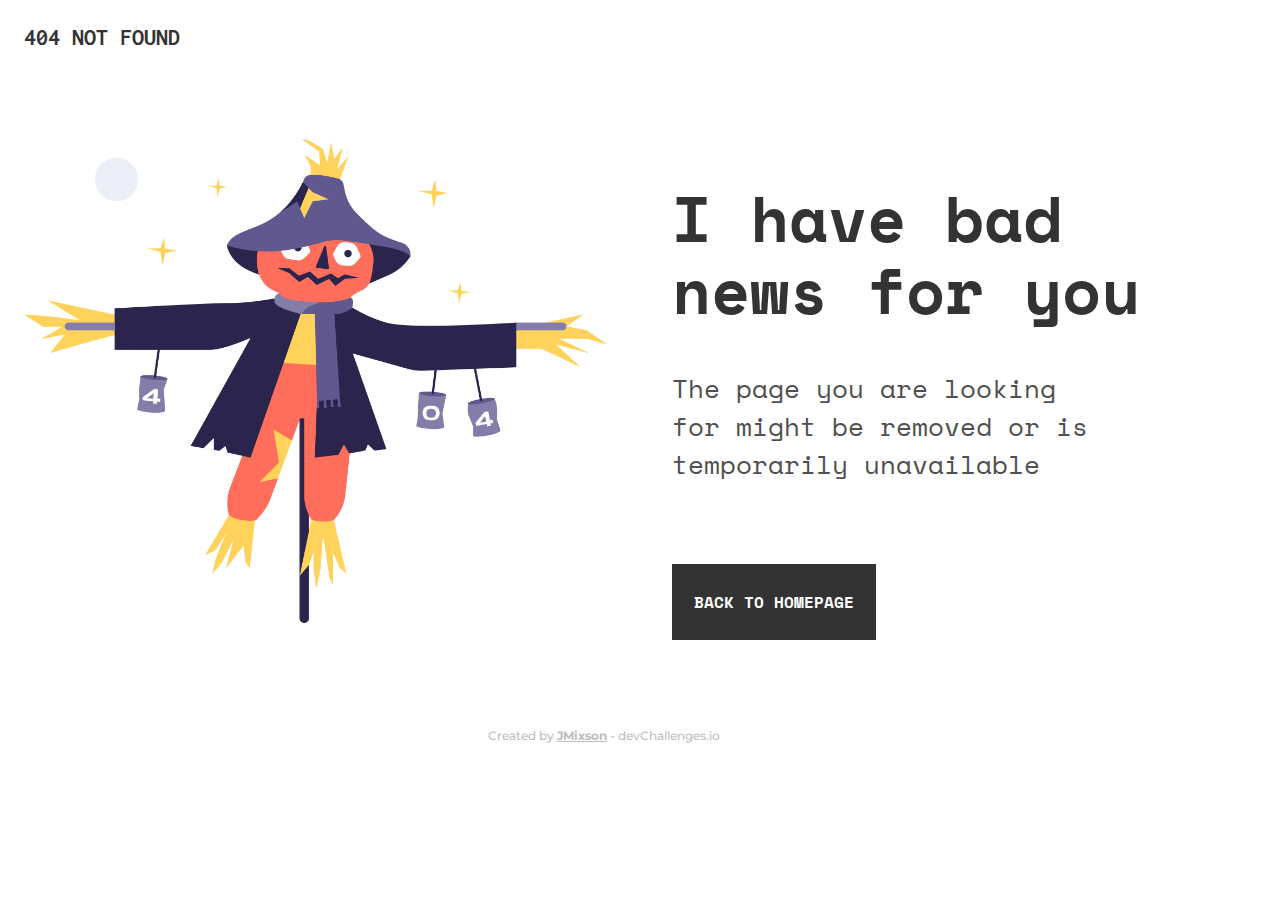
<file: responsive/404-not-found-master/index.html>
<!DOCTYPE html>
<html lang="en">
  <head>
    <meta charset="utf-8" />
    <meta
      name="viewport"
      content="width=device-width, initial-scale=1,
  maximum-scale=5"
    />

    <link rel="icon" href="devchallenges.png" />

    <link rel="stylesheet" href="style.css" />

    <link rel="preconnect" href="https://fonts.gstatic.com" />
    <link
      href="https://fonts.googleapis.com/css2?family=Inconsolata:wght@700&family=Montserrat:wght@500;700&family=Space+Mono:wght@400;700&display=swap"
      rel="stylesheet"
    />

    <title>404 Page | Devchallenges</title>
  </head>
  <body>
    <div class="container">
      <header>
        <span class="title text-uppercase">404 Not Found</span>
      </header>

      <main>
        <section class="grid">
          <div class="section-img">
            <img src="Scarecrow.png" alt="Scarecrow" />
          </div>
          <div class="section-text">
            <h1>I have bad news for you</h1>
            <p>
              The page you are looking for might be removed or is temporarily
              unavailable
            </p>
            <a href="#0" class="btn text-uppercase">Back to Homepage</a>
          </div>
        </section>
      </main>

      <footer>
        <div class="credits text-center">
          <p>
            Created by
            <a href="https://devchallenges.io/portfolio/JMixson">JMixson</a> -
            devChallenges.io
          </p>
        </div>
      </footer>
    </div>
  </body>
</html>
</file>
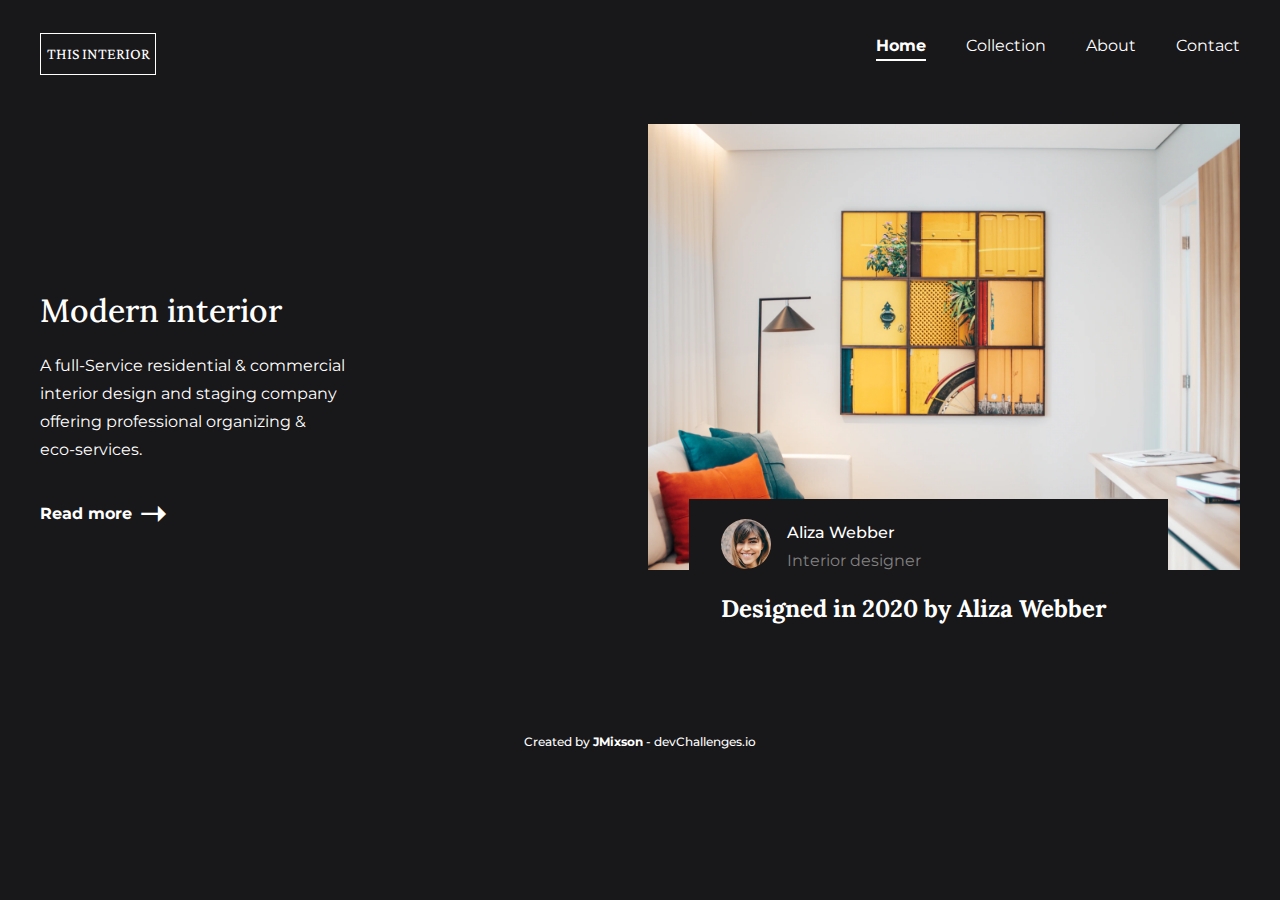
<file: responsive/interior-consultant/index.html>
<!DOCTYPE html>
<html lang="en">
  <head>
    <meta charset="utf-8" />
    <meta
      name="viewport"
      content="width=device-width, initial-scale=1,
  maximum-scale=5"
    />

    <link rel="icon" href="devchallenges.png" />

    <link rel="preconnect" href="https://fonts.googleapis.com" />
    <link rel="preconnect" href="https://fonts.gstatic.com" crossorigin />
    <link
      href="https://fonts.googleapis.com/css2?family=Crimson+Pro:wght@200&family=Lora:wght@500;700&family=Montserrat:wght@400;500;700&display=swap"
      rel="stylesheet"
    />

    <title>Devchallenges</title>

    <link rel="stylesheet" href="styles/normalize.css" />
    <link rel="stylesheet" href="styles/main.css" />
    <script defer src="js/_nav.js"></script>
  </head>
  <body>
    <div class="wrapper-1200">
      <header>
        <nav role="navigation">
          <span class="logo">This Interior</span>

          <div id="mobile-nav">
            <button id="js-menu-btn" class="d-tablet-none">
              <img src="img/menu.svg" alt="Mobile Navigation" />
            </button>

            <div id="menu" class="d-mobile-none">
              <button id="js-close-btn" class="d-tablet-none">
                <img src="img/x.svg" alt="Close Mobile Navigation" />
              </button>

              <ul>
                <li><a class="active" href="#0">Home</a></li>
                <li><a href="#0">Collection</a></li>
                <li><a href="#0">About</a></li>
                <li><a href="#0">Contact</a></li>
              </ul>
            </div>
          </div>
        </nav>
      </header>

      <main class="grid col-2 align-items-center">
        <section>
          <h1>Modern interior</h1>

          <p class="wrapper-30-ch">
            A full-Service residential & commercial interior design and staging
            company offering professional organizing &amp;
            <nobr>eco-services</nobr>.
          </p>

          <p><a class="btn" href="#0">Read more</a></p>
        </section>

        <section class="p-relative">
          <img src="img/photo1.png" alt="Room interior" />

          <div class="details">
            <div class="author">
              <img class="author-img" src="img/photo2.png" alt="Headshot" />

              <div class="author-text">
                <span class="author-name">Aliza Webber</span><br />
                <span class="author-title">Interior designer</span>
              </div>
            </div>

            <h2>Designed in 2020 by Aliza Webber</h2>
          </div>
        </section>
      </main>

      <footer>
        <div class="credits text-center">
          <p>
            Created by
            <a href="https://devchallenges.io/portfolio/JMixson">JMixson</a> -
            devChallenges.io
          </p>
        </div>
      </footer>
    </div>
  </body>
</html>
</file>
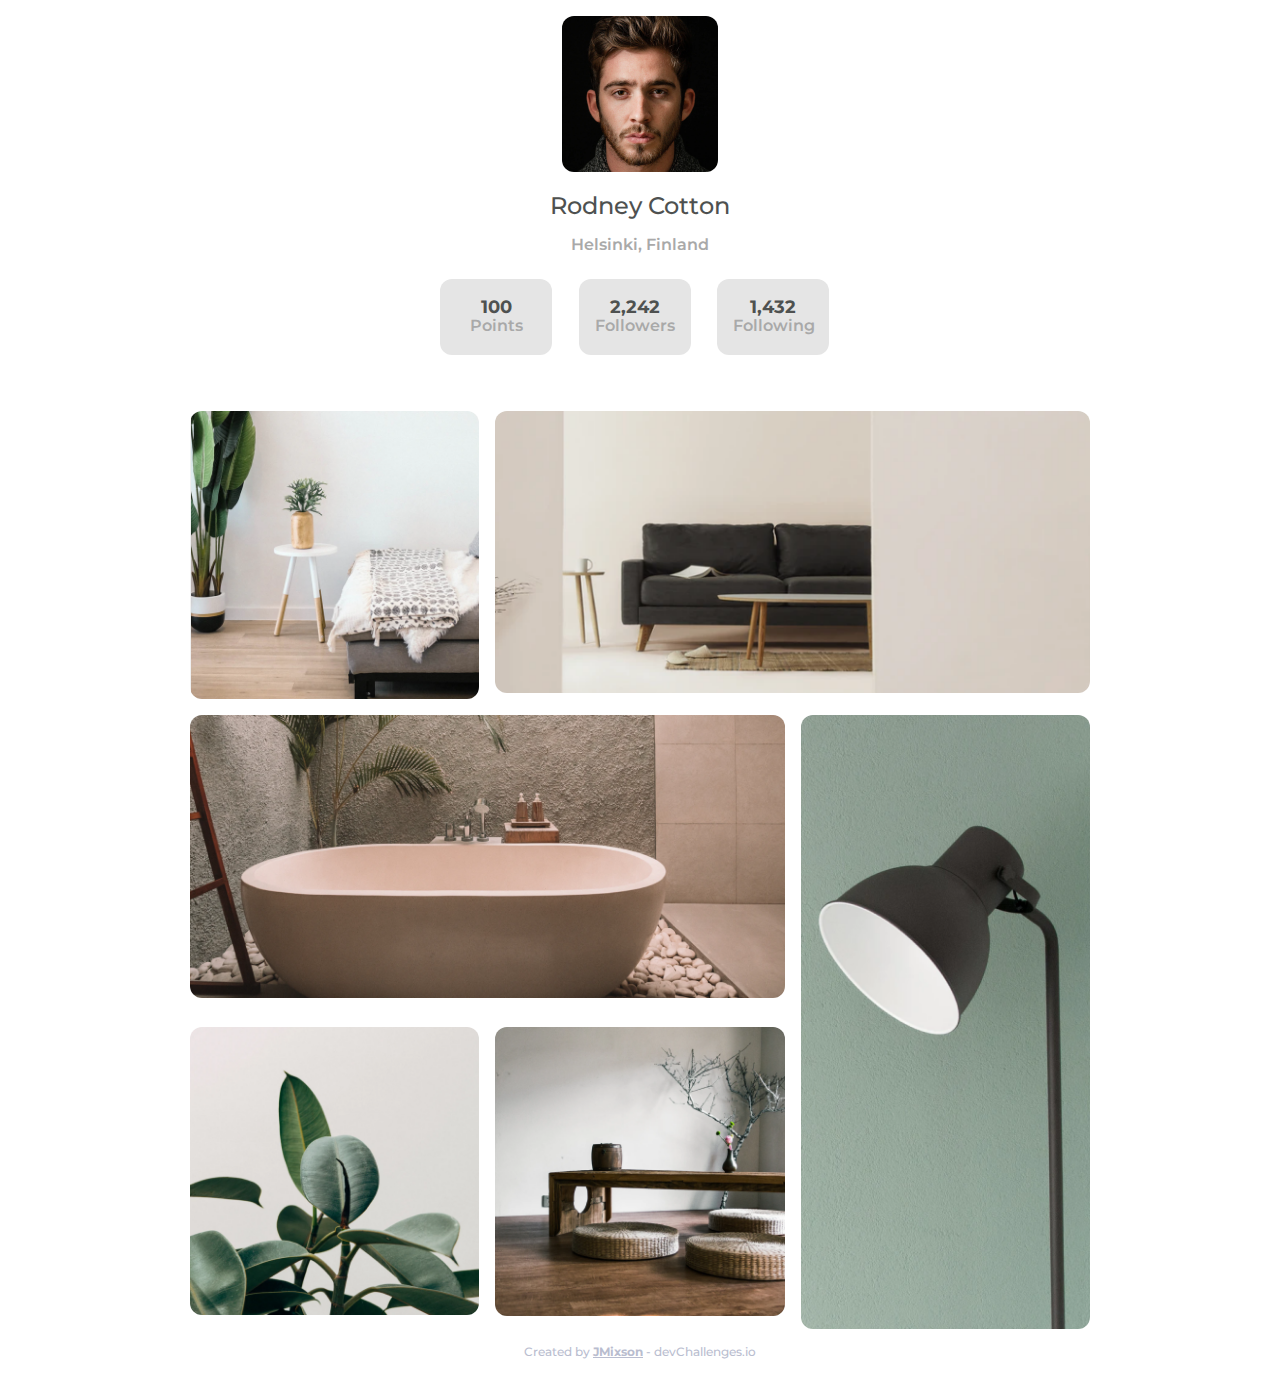
<file: responsive/my-gallery/index.html>
<!DOCTYPE html>
<html lang="en">
  <head>
    <meta charset="utf-8" />
    <meta
      name="viewport"
      content="width=device-width, initial-scale=1,
  maximum-scale=5"
    />

    <link rel="icon" href="devchallenges.png" />

    <link
      rel="shortcut icon"
      type="image/x-icon"
      href="https://devchallenges.io/"
    />

    <!-- Google Fonts Styles -->
    <link rel="preconnect" href="https://fonts.googleapis.com" />
    <link rel="preconnect" href="https://fonts.gstatic.com" crossorigin />
    <link
      href="https://fonts.googleapis.com/css2?family=Montserrat:wght@600&display=swap"
      rel="stylesheet"
    />
    <!-- External Styles -->
    <link rel="stylesheet" href="styles/normalize.css" />
    <!-- Internal Styles -->
    <link rel="stylesheet" href="styles/main.css" />

    <title>Devchallenges</title>
  </head>
  <body>
    <div class="container wrapper-900">
      <header>
        <img
          class="profile-img"
          src="img/profilePhoto.png"
          alt="Profile photo"
        />
        <h1>Rodney Cotton</h1>
        <p>Helsinki, Finland</p>

        <div class="stats">
          <div>
            <h2>100</h2>
            <p>Points</p>
          </div>

          <div>
            <h2>2,242</h2>
            <p>Followers</p>
          </div>

          <div>
            <h2>1,432</h2>
            <p>Following</p>
          </div>
        </div>
      </header>

      <main>
        <img src="img/photo1.png" alt="Photo 1" />
        <img class="span-2" src="img/photo2.png" alt="Photo 2" />
        <img class="span-2" src="img/photo3.png" alt="Photo 3" />
        <img class="span-down-2" src="img/photo4.png" alt="Photo 4" />
        <img src="img/photo5.png" alt="Photo 5" />
        <img src="img/photo6.png" alt="Photo 6" />
      </main>

      <footer>
        <div class="credits text-center">
          <p>
            Created by
            <a href="https://devchallenges.io/portfolio/JMixson">JMixson</a> -
            devChallenges.io
          </p>
        </div>
      </footer>
    </div>
  </body>
</html>
</file>
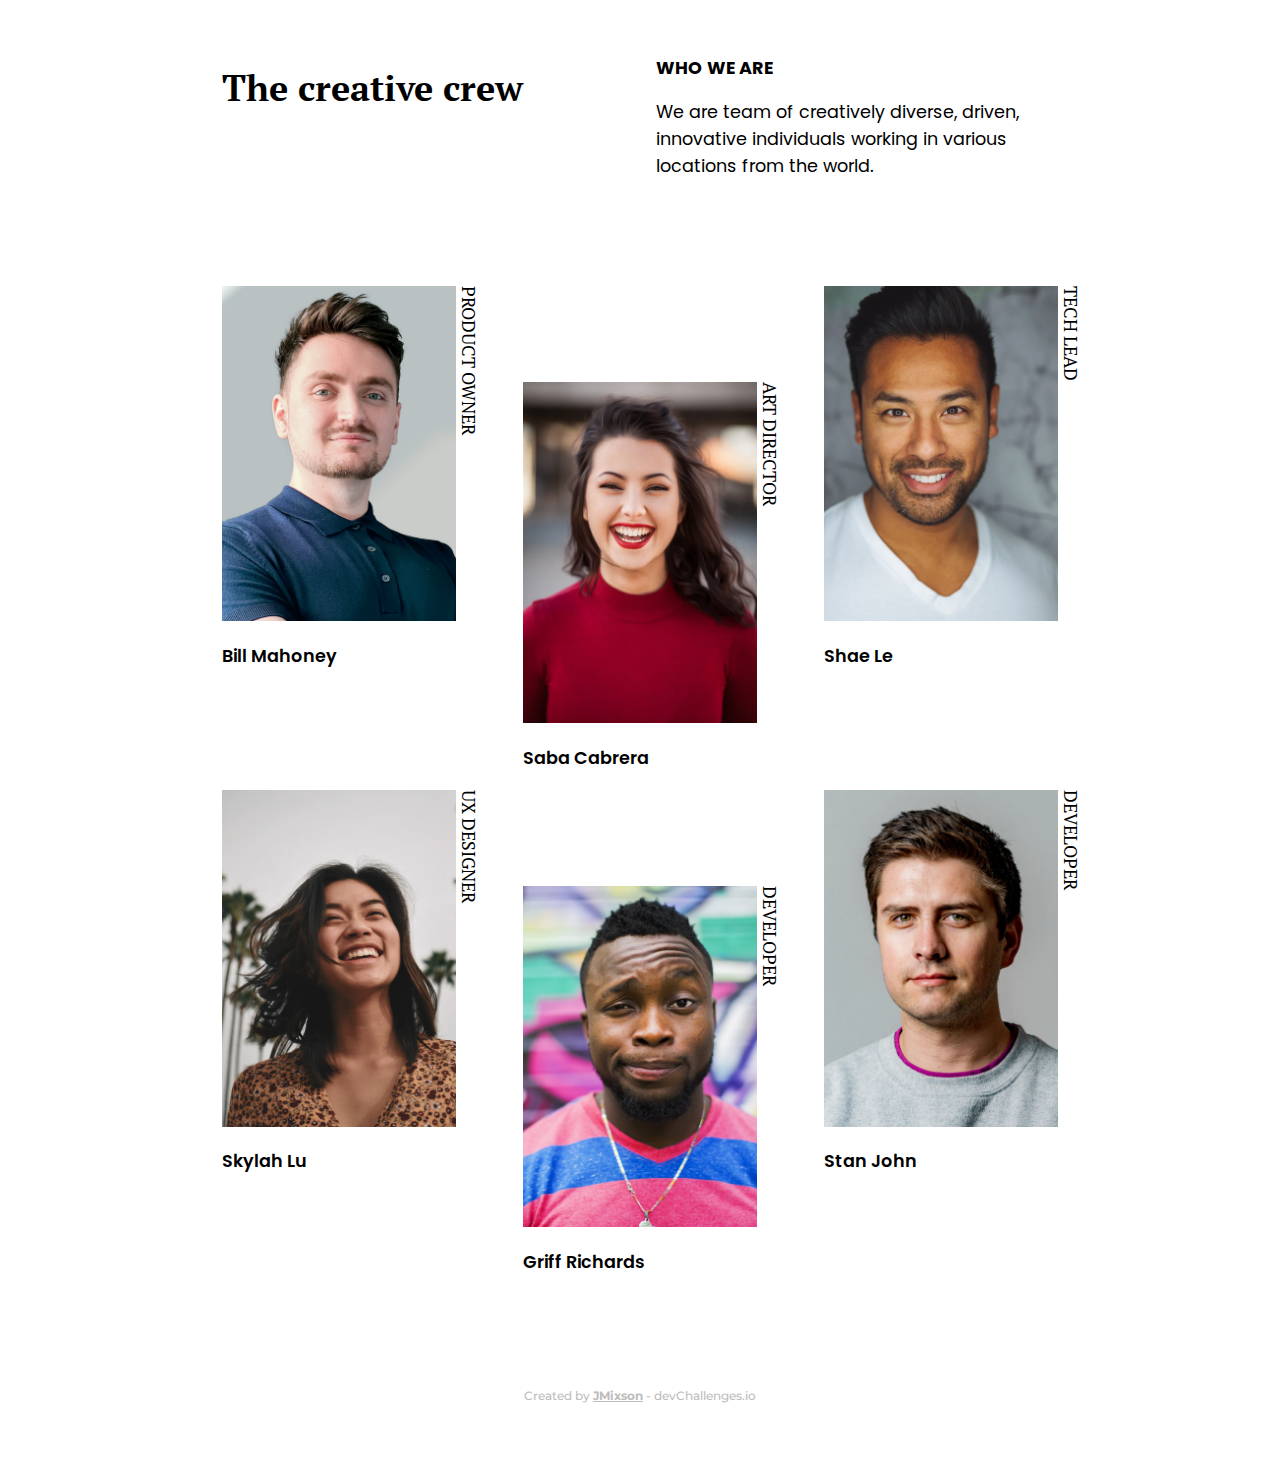
<file: responsive/my-team-page-master/index.html>
<!DOCTYPE html>
<html lang="en">
  <head>
    <meta charset="utf-8" />
    <meta
      name="viewport"
      content="width=device-width, initial-scale=1,
  maximum-scale=5"
    />

    <link rel="icon" href="devchallenges.png" />

    <link rel="preconnect" href="https://fonts.gstatic.com" />
    <link
      href="https://fonts.googleapis.com/css2?family=PT+Serif:wght@400;700&family=Poppins:wght@400;600&display=swap"
      rel="stylesheet"
    />
    <link
      href="https://fonts.googleapis.com/css2?family=Montserrat:wght@600;700&display=swap"
      rel="stylesheet"
    />

    <link rel="stylesheet" href="normalize.css" />
    <link rel="stylesheet" href="main.css" />

    <title>Team Page | Devchallenges</title>
  </head>
  <body>
    <div class="container wrapper-900">
      <header class="grid">
        <h1>The creative crew</h1>

        <div class="description">
          <h2 class="text-uppercase">Who We Are</h2>
          <p>
            We are team of creatively diverse, driven, innovative individuals
            working in various locations from the world.
          </p>
        </div>
      </header>

      <main>
        <section class="flex">
          <div class="profile">
            <div class="profile-img">
              <img src="img/photo1.png" alt="Bill Mahoney headshot" />
            </div>
            <div class="profile-title">
              <p>Product Owner</p>
            </div>
            <div class="profile-name">
              <p>Bill Mahoney</p>
            </div>
          </div>
          <div class="profile">
            <div class="profile-img">
              <img src="img/photo2.png" alt="Saba Cabrera headshot" />
            </div>
            <div class="profile-title">
              <p>Art Director</p>
            </div>
            <div class="profile-name">
              <p>Saba Cabrera</p>
            </div>
          </div>
          <div class="profile">
            <div class="profile-img">
              <img src="img/photo3.png" alt="Shae Le headshot" />
            </div>
            <div class="profile-title">
              <p>Tech Lead</p>
            </div>
            <div class="profile-name">
              <p>Shae Le</p>
            </div>
          </div>
          <div class="profile">
            <div class="profile-img">
              <img src="img/photo4.png" alt="Skylah Lu headshot" />
            </div>
            <div class="profile-title">
              <p>UX Designer</p>
            </div>
            <div class="profile-name">
              <p>Skylah Lu</p>
            </div>
          </div>
          <div class="profile">
            <div class="profile-img">
              <img src="img/photo5.png" alt="Griff Richards headshot" />
            </div>
            <div class="profile-title">
              <p>Developer</p>
            </div>
            <div class="profile-name">
              <p>Griff Richards</p>
            </div>
          </div>
          <div class="profile">
            <div class="profile-img">
              <img src="img/photo6.png" alt="Stan John headshot" />
            </div>
            <div class="profile-title">
              <p>Developer</p>
            </div>
            <div class="profile-name">
              <p>Stan John</p>
            </div>
          </div>
      </main>

      <footer>
        <div class="credits text-center">
          <p>
            Created by
            <a href="https://devchallenges.io/portfolio/JMixson">JMixson</a> -
            devChallenges.io
          </p>
        </div>
      </footer>
    </div>
  </body>
</html>
</file>
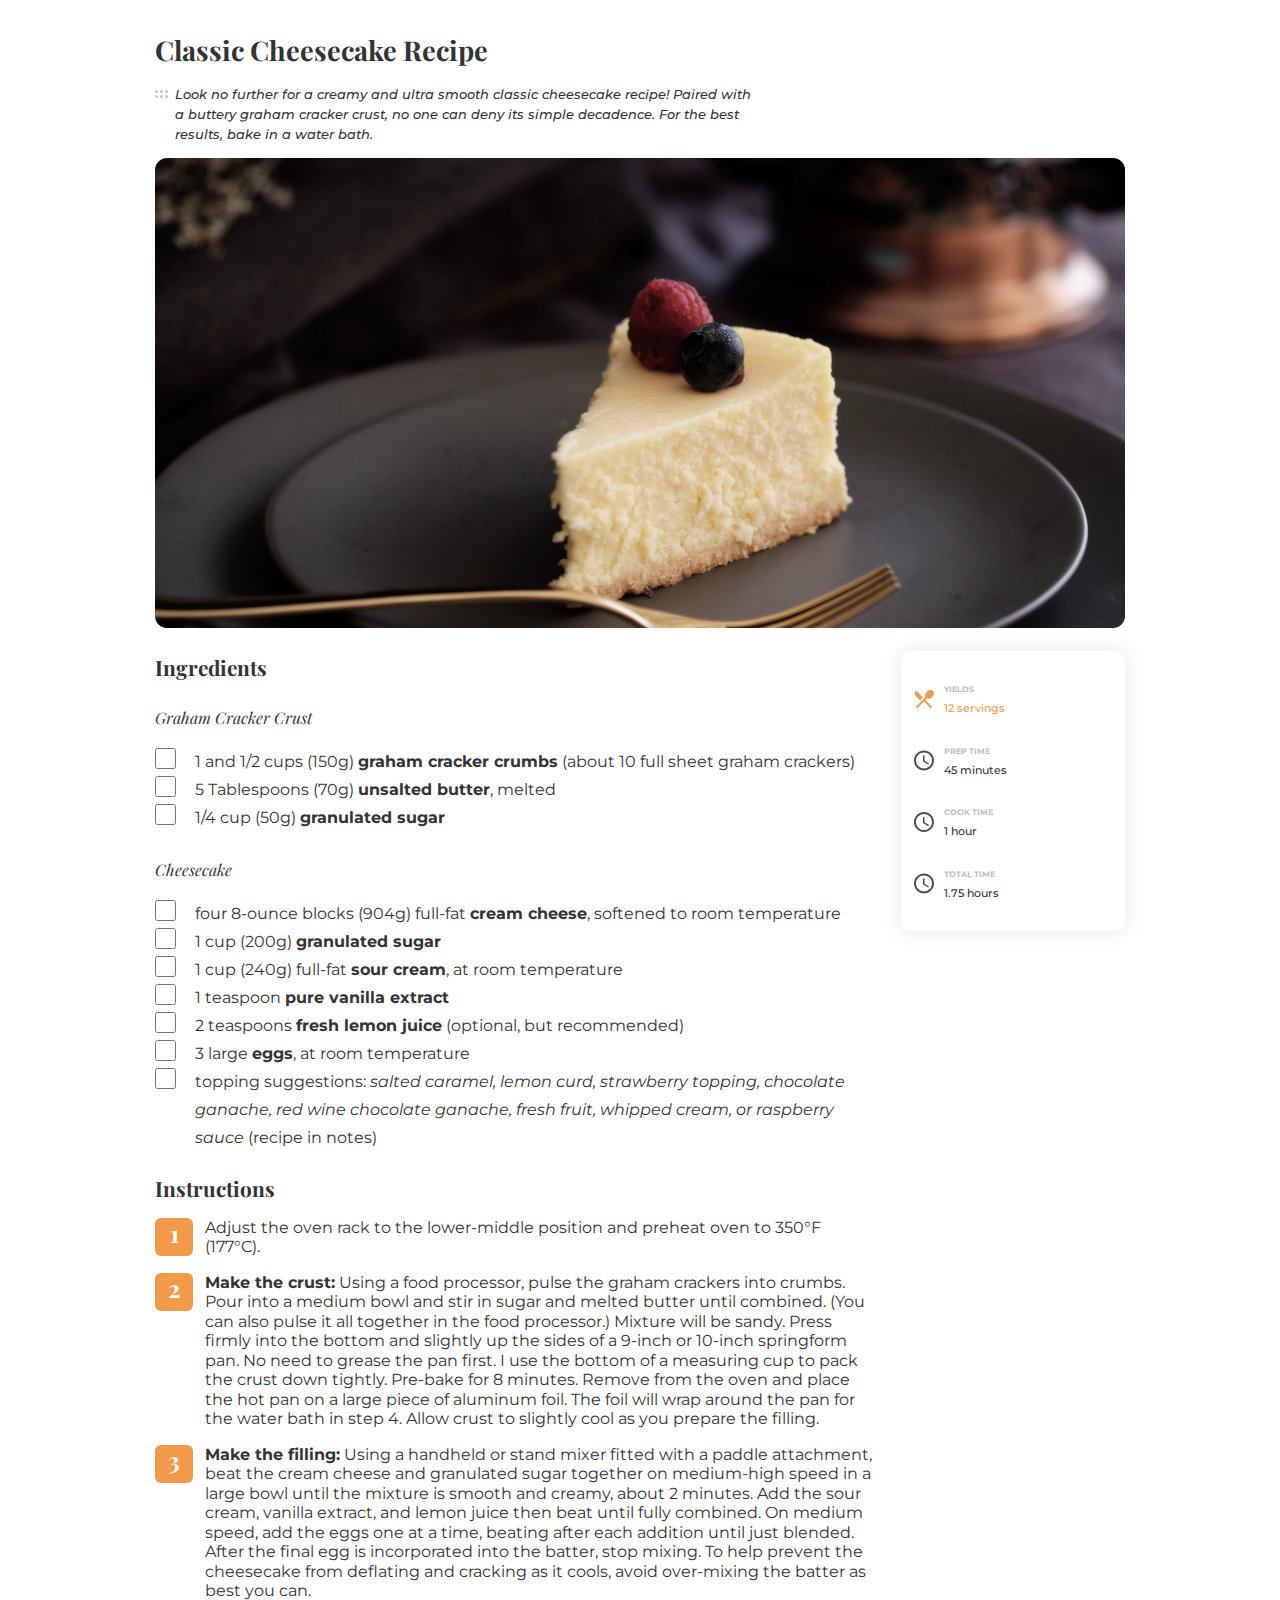
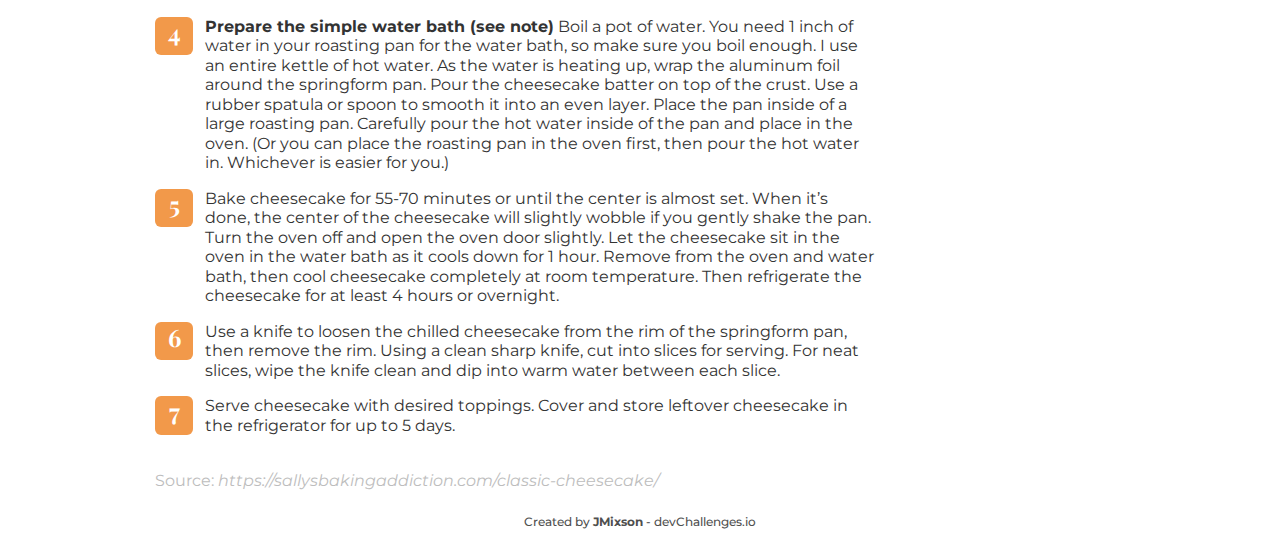
<file: responsive/recipe-page/index.html>
<!DOCTYPE html>
<html lang="en">
  <head>
    <meta charset="utf-8" />
    <meta
      name="viewport"
      content="width=device-width, initial-scale=1,
  maximum-scale=5"
    />

    <link rel="icon" href="devchallenges.png" />

    <!-- Google Fonts Styles -->
    <link rel="preconnect" href="https://fonts.googleapis.com" />
    <link rel="preconnect" href="https://fonts.gstatic.com" crossorigin />
    <link
      href="https://fonts.googleapis.com/css2?family=Montserrat:ital,wght@0,400;0,500;0,700;1,400;1,500&family=Playfair+Display:ital,wght@0,400;0,700;1,400&display=swap"
      rel="stylesheet"
    />

    <!-- External Styles -->
    <link rel="stylesheet" href="styles/normalize.css" />
    <!-- Internal Styles -->
    <link rel="stylesheet" href="styles/main.css" />
  </head>
  <body>
    <div class="container wrapper-970">
      <header>
        <h1>Classic Cheesecake Recipe</h1>

        <div class="description">
          <img src="img/6dots.svg" alt="clock" />
          <p>
            Look no further for a creamy and ultra smooth classic cheesecake
            recipe! Paired with a buttery graham cracker crust, no one can deny
            its simple decadence. For the best results, bake in a water bath.
          </p>
        </div>

        <img src="img/photo1.png" alt="Cheesecake" />
      </header>

      <aside>
        <div>
          <img src="img/fork-and-spoon.svg" alt="fork and spoon" />
          <p>
            <span class="small">Yields</span><br />
            <span class="text-main">12 servings</span>
          </p>
        </div>
        <div>
          <img src="img/clock.svg" alt="clock" />
          <p>
            <span class="small">Prep Time</span><br />
            <span>45 minutes</span>
          </p>
        </div>
        <div>
          <img src="img/clock.svg" alt="clock" />
          <p>
            <span class="small">Cook Time</span><br />
            <span>1 hour</span>
          </p>
        </div>
        <div>
          <img src="img/clock.svg" alt="clock" />
          <p>
            <span class="small">Total Time</span><br />
            <span>1.75 hours</span>
          </p>
        </div>
      </aside>

      <main>
        <h2>Ingredients</h2>

        <form>
          <fieldset>
            <legend>Graham Cracker Crust</legend>

            <div>
              <input type="checkbox" name="Crust Ingredient" id="cracker" />
              <label for="cracker"
                >1 and 1/2 cups (150g)
                <strong>graham cracker crumbs</strong> (about 10 full sheet
                graham crackers)</label
              >
            </div>

            <div>
              <input type="checkbox" name="Crust Ingredient" id="butter" />
              <label for="butter"
                >5 Tablespoons (70g) <strong>unsalted butter</strong>,
                melted</label
              >
            </div>

            <div>
              <input
                type="checkbox"
                name="Crust Ingredient"
                id="granulated-sugar"
              />
              <label for="granulated-sugar"
                >1/4 cup (50g) <strong>granulated sugar</strong></label
              >
            </div>
          </fieldset>

          <fieldset>
            <legend>Cheesecake</legend>

            <div>
              <input
                type="checkbox"
                name="Cheesecake Ingredient"
                id="cream-cheese"
              />
              <label for="cream-cheese"
                >four 8-ounce blocks (904g) full-fat
                <strong>cream cheese</strong>, softened to room
                temperature</label
              >
            </div>

            <div>
              <input type="checkbox" name="Cheesecake Ingredient" id="sugar" />
              <label for="sugar"
                >1 cup (200g) <strong>granulated sugar</strong></label
              >
            </div>

            <div>
              <input
                type="checkbox"
                name="Cheesecake Ingredient"
                id="sour-cream"
              />
              <label for="sour-cream"
                >1 cup (240g) full-fat <strong>sour cream</strong>, at room
                temperature</label
              >
            </div>
            <div>
              <input
                type="checkbox"
                name="Cheesecake Ingredient"
                id="vanilla"
              />
              <label for="vanilla"
                >1 teaspoon <strong>pure vanilla extract</strong></label
              >
            </div>

            <div>
              <input
                type="checkbox"
                name="Cheesecake Ingredient"
                id="lemon-juice"
              />
              <label for="lemon-juice"
                >2 teaspoons <strong>fresh lemon juice</strong> (optional, but
                recommended)</label
              >
            </div>

            <div>
              <input type="checkbox" name="Cheesecake Ingredient" id="eggs" />
              <label for="eggs"
                >3 large <strong>eggs</strong>, at room temperature</label
              >
            </div>

            <div>
              <input
                type="checkbox"
                name="Cheesecake Ingredient"
                id="topping"
              />
              <label for="topping"
                >topping suggestions:
                <em
                  >salted caramel, lemon curd, strawberry topping, chocolate
                  ganache, red wine chocolate ganache, fresh fruit, whipped
                  cream, or raspberry sauce</em
                >
                (recipe in notes)</label
              >
            </div>
          </fieldset>
        </form>

        <div class="instructions">
          <h2>Instructions</h2>

          <div>
            <div class="counter">1</div>
            <p>
              Adjust the oven rack to the lower-middle position and preheat oven
              to 350&deg;F (177&deg;C).
            </p>
          </div>

          <div>
            <div class="counter">2</div>
            <p>
              <strong>Make the crust:</strong> Using a food processor, pulse the
              graham crackers into crumbs. Pour into a medium bowl and stir in
              sugar and melted butter until combined. (You can also pulse it all
              together in the food processor.) Mixture will be sandy. Press
              firmly into the bottom and slightly up the sides of a 9-inch or
              10-inch springform pan. No need to grease the pan first. I use the
              bottom of a measuring cup to pack the crust down tightly. Pre-bake
              for 8 minutes. Remove from the oven and place the hot pan on a
              large piece of aluminum foil. The foil will wrap around the pan
              for the water bath in step 4. Allow crust to slightly cool as you
              prepare the filling.
            </p>
          </div>

          <div>
            <div class="counter">3</div>
            <p>
              <strong>Make the filling:</strong> Using a handheld or stand mixer
              fitted with a paddle attachment, beat the cream cheese and
              granulated sugar together on medium-high speed in a large bowl
              until the mixture is smooth and creamy, about 2 minutes. Add the
              sour cream, vanilla extract, and lemon juice then beat until fully
              combined. On medium speed, add the eggs one at a time, beating
              after each addition until just blended. After the final egg is
              incorporated into the batter, stop mixing. To help prevent the
              cheesecake from deflating and cracking as it cools, avoid
              over-mixing the batter as best you can.
            </p>
          </div>

          <div>
            <div class="counter">4</div>
            <p>
              <strong>Prepare the simple water bath (see note)</strong> Boil a
              pot of water. You need 1 inch of water in your roasting pan for
              the water bath, so make sure you boil enough. I use an entire
              kettle of hot water. As the water is heating up, wrap the aluminum
              foil around the springform pan. Pour the cheesecake batter on top
              of the crust. Use a rubber spatula or spoon to smooth it into an
              even layer. Place the pan inside of a large roasting pan.
              Carefully pour the hot water inside of the pan and place in the
              oven. (Or you can place the roasting pan in the oven first, then
              pour the hot water in. Whichever is easier for you.)
            </p>
          </div>

          <div>
            <div class="counter">5</div>
            <p>
              Bake cheesecake for 55-70 minutes or until the center is almost
              set. When it’s done, the center of the cheesecake will slightly
              wobble if you gently shake the pan. Turn the oven off and open the
              oven door slightly. Let the cheesecake sit in the oven in the
              water bath as it cools down for 1 hour. Remove from the oven and
              water bath, then cool cheesecake completely at room temperature.
              Then refrigerate the cheesecake for at least 4 hours or overnight.
            </p>
          </div>

          <div>
            <div class="counter">6</div>
            <p>
              Use a knife to loosen the chilled cheesecake from the rim of the
              springform pan, then remove the rim. Using a clean sharp knife,
              cut into slices for serving. For neat slices, wipe the knife clean
              and dip into warm water between each slice.
            </p>
          </div>

          <div>
            <div class="counter">7</div>
            <p>
              Serve cheesecake with desired toppings. Cover and store leftover
              cheesecake in the refrigerator for up to 5 days.
            </p>
          </div>
        </div>
      </main>

      <footer>
        <p class="source">
          Source:
          <a href="https://sallysbakingaddiction.com/classic-cheesecake/"
            >https://sallysbakingaddiction.com/classic-cheesecake/</a
          >
        </p>

        <div class="credits text-center">
          <p>
            Created by
            <a href="https://devchallenges.io/portfolio/JMixson">JMixson</a> -
            devChallenges.io
          </p>
        </div>
      </footer>
    </div>
  </body>
</html>
</file>
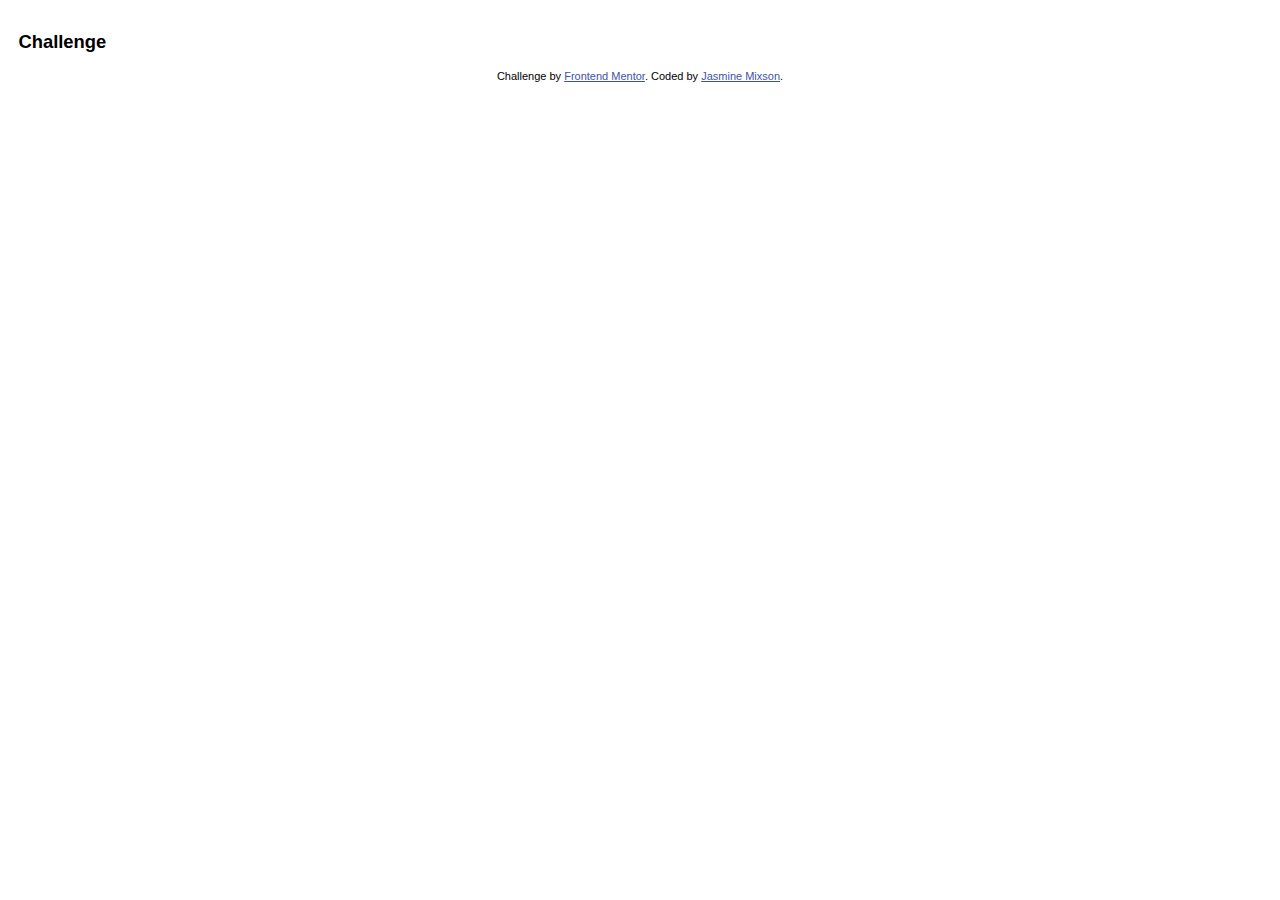
<file: boilerplate/index-boil.html>
<!DOCTYPE html>
<html lang="en">
  <head>
    <meta charset="UTF-8" />
    <meta name="viewport" content="width=device-width, initial-scale=1.0" />
    <!-- displays site properly based on user's device -->

    <link
      rel="icon"
      type="image/png"
      sizes="32x32"
      href="./images/favicon-32x32.png"
    />

    <title>Frontend Mentor | Challenge</title>

    <!-- Google Fonts Styles -->

    <!-- External Styles -->
    <link rel="stylesheet" href="styles/normalize.css" />
    <!-- Internal Styles -->
    <link rel="stylesheet" href="styles/main.css" />
  </head>
  <body>
    <div class="container">
      <main>
        <h1>Challenge</h1>
      </main>
      <footer>
        <div class="attribution">
          Challenge by
          <a href="https://www.frontendmentor.io?ref=challenge" target="_blank"
            >Frontend Mentor</a
          >. Coded by <a href="https://jasminemixson.com/">Jasmine Mixson</a>.
        </div>
      </footer>
    </div>
  </body>
</html>
</file>
<file: responsive/404-not-found-master/style.css>
/*---------------------- HTML, ALL, BODY STYLES ----------------------*/
:root {
  --dark-gray: #333333;
  --gray: #4f4f4f;
  --light-gray: #bdbdbd;
  --white: #ffffff;
}

html {
  -webkit-box-sizing: border-box;
  -moz-box-sizing: border-box;
  box-sizing: border-box;
}

html,
body {
  margin: 0;
}

body {
  font-size: 1.125rem, 16px;
  font-family: "Space Mono", monospace;
  overflow-x: hidden;
  color: var(--dark-gray);
  -webkit-backface-visibility: visible;
  backface-visibility: visible;
}

*,
*::before,
*::after {
  -webkit-box-sizing: inherit;
  -moz-box-sizing: inherit;
  box-sizing: inherit;
}

.container {
  padding: 1.5em;
}

/* text styles */
h1 {
  font-size: clamp(2.25rem, 5vw, 64px);
  line-height: clamp(3rem, 4.5rem, 5rem);
}

p {
  font-size: clamp(1.05rem, 2vw, 3vw);
  color: var(--gray);
}
@media (min-width: 900px) {
  p {
    margin-right: 6em;
  }
}

/* img styles */
img {
  max-width: 100%;
  height: auto;
}

/* genetic class text styles */
.text-center {
  text-align: center;
}

.text-uppercase {
  text-transform: uppercase;
}

/* main styles */
main {
  margin: 5.5em auto;
}

/*---------------------- LAYOUT STYLES ----------------------*/
/* grid styles */
.grid {
  display: grid;
  grid-template-columns: repeat(auto-fit, minmax(250px, 1fr));
  grid-gap: 4em;
}

/*---------------------- COMPONENTS STYLES ----------------------*/
/* title styles */
.title {
  font-family: "Inconsolata", monospace;
  font-size: 1.5rem;
  font-weight: 700;
}

/* btn styles */
.btn {
  display: inline-block;
  background-color: var(--dark-gray);
  color: var(--white);
  font-weight: 700;
  text-decoration: none;
  margin-top: 3.5em;
  padding: 1.5em 1.25em;
  border: var(--dark-gray) solid 2px;
  transition: all 300ms ease-in-out;
  transition-property: background, color;
}

.btn:hover {
  background-color: var(--white);
  color: var(--dark-gray);
}

/* credit styles */
.credits p {
  font-family: "Montserrat", sans-serif;
  font-size: 0.75rem;
  font-weight: 500;
  color: var(--light-gray);
}

.credits a:link,
.credits a:visited {
  font-family: "Montserrat", sans-serif;
  font-weight: 700;
  color: var(--light-gray);
}

.credits a:hover,
.credits a:active {
  text-decoration: none;
}
</file>
<file: responsive/interior-consultant/styles/main.css>
/*---------------------- VARIABLES ----------------------*/
/* colors */
/* fonts */
/* base sizes */
/*---------------------- MIXINS ----------------------*/
/* media query mixin */
/*---------------------- HTML, ALL, BODY STYLES ----------------------*/
html {
  -webkit-box-sizing: border-box;
  box-sizing: border-box;
}

html,
body {
  margin: 0;
}

body {
  font-size: minmax(0.9rem, 1.5rem);
  font-family: "Montserrat", sans-serif;
  overflow-x: hidden;
  background-color: #181719;
  color: #ffffff;
  line-height: 1.75;
  padding: 1em;
}

*::before,
*::after {
  -webkit-box-sizing: inherit;
  box-sizing: inherit;
}

/* text styles */
h1,
h2 {
  font-family: "Lora", serif;
  line-height: 1.2;
}

h1 {
  font-size: minmax(2rem, 3rem);
  font-weight: 500;
}

h2 {
  font-size: minmax(1.1rem, 1.5rem);
  font-weight: 700;
}

p {
  color: #ffffff;
}

/* genetic class text styles */
.text-center {
  text-align: center;
}

/* image styles */
img {
  max-width: 100%;
  height: auto;
}

/* link styles */
a:hover, a:active, .active {
  font-weight: 700;
  padding-bottom: 0.25em;
  border-bottom: 2px solid #ffffff;
}

a:link, a:visited {
  color: #ffffff;
  text-decoration: none;
}

/* button styles */
button {
  background-color: transparent;
  border: none;
}

/* main styles */
@media (min-width: 600px) {
  main {
    margin: 2em 0;
  }
}

/*---------------------- LAYOUT ----------------------*/
/* display styles */
.d-none {
  display: none !important;
}

@media (max-width: 600px) {
  .d-mobile-none {
    display: none !important;
  }
}

@media (min-width: 600px) {
  .d-tablet-none {
    display: none !important;
  }
}

.d-block {
  display: block !important;
}

/* wrapper styles */
.wrapper-1200 {
  max-width: 1200px;
  margin: 0 auto;
}

.wrapper-30-ch {
  max-width: 30ch;
}

/* position styles */
.p-relative {
  position: relative;
}

/* flex styles */
.flex {
  display: -webkit-box;
  display: -ms-flexbox;
  display: flex;
  gap: 1em;
}

.mobile-column {
  -webkit-box-orient: vertical;
  -webkit-box-direction: normal;
      -ms-flex-direction: column;
          flex-direction: column;
}

@media (min-width: 600px) {
  .mobile-column {
    -webkit-box-orient: horizontal;
    -webkit-box-direction: normal;
        -ms-flex-direction: row;
            flex-direction: row;
  }
}

/* grid styles */
.grid {
  display: -ms-grid;
  display: grid;
  grid-gap: 1em;
}

.col-1, .col-2 {
  -ms-grid-columns: 1fr;
      grid-template-columns: 1fr;
}

@media (min-width: 600px) {
  .col-2 {
    -ms-grid-columns: (1fr)[2];
        grid-template-columns: repeat(2, 1fr);
  }
}

.align-items-center {
  -webkit-box-align: center;
      -ms-flex-align: center;
          align-items: center;
}

/*---------------------- NAVIGATION ----------------------*/
nav {
  display: -webkit-box;
  display: -ms-flexbox;
  display: flex;
  -webkit-box-pack: justify;
      -ms-flex-pack: justify;
          justify-content: space-between;
  -webkit-box-align: center;
      -ms-flex-align: center;
          align-items: center;
  position: relative;
}

@media (max-width: 600px) {
  nav #menu {
    display: -webkit-box;
    display: -ms-flexbox;
    display: flex;
    -webkit-box-orient: vertical;
    -webkit-box-direction: normal;
        -ms-flex-direction: column;
            flex-direction: column;
    -webkit-box-align: center;
        -ms-flex-align: center;
            align-items: center;
    -webkit-box-pack: center;
        -ms-flex-pack: center;
            justify-content: center;
    background-color: #181719;
    width: 100%;
    height: 100vh;
    padding-right: 1em;
    position: fixed;
    top: 0;
    left: 0;
    z-index: 999;
  }
  nav #menu #js-close-btn {
    -ms-flex-item-align: end;
        align-self: flex-end;
    padding-right: 1em;
    padding-top: 1em;
    position: absolute;
    top: 0;
  }
}

nav ul {
  display: -webkit-box;
  display: -ms-flexbox;
  display: flex;
  -webkit-box-orient: vertical;
  -webkit-box-direction: normal;
      -ms-flex-direction: column;
          flex-direction: column;
  list-style: none;
  text-align: center;
  padding: 0;
}

@media (min-width: 600px) {
  nav ul {
    -webkit-box-orient: horizontal;
    -webkit-box-direction: normal;
        -ms-flex-direction: row;
            flex-direction: row;
  }
}

nav ul li {
  display: inline-block;
  margin-bottom: 1em;
}

@media (min-width: 600px) {
  nav ul li {
    margin-left: 2.5em;
  }
}

/*---------------------- COMPONENTS ----------------------*/
/* logo styles */
.logo {
  text-transform: uppercase;
  padding: 0.35em;
  border: 1px solid #ffffff;
  font-family: "Crimson Pro", serif;
}

/* btn styles */
.btn {
  font-weight: 700;
  position: relative;
}

.btn::after {
  content: "\279D";
  font-size: 2rem;
  position: relative;
  top: 0.15em;
  left: 0.25em;
}

/* details styles */
.details {
  width: 70%;
  height: 5em;
  background-color: #181719;
  padding: 1.25em 2em;
  position: relative;
  bottom: 5em;
  left: 7%;
}

/* author styles */
.author {
  display: -webkit-box;
  display: -ms-flexbox;
  display: flex;
  gap: 1em;
}

.author-img {
  width: 50px;
  height: 50px;
  border-radius: 50%;
}

.author-name {
  font-size: minmxax(0.8rem, 0.9rem);
  font-weight: 500;
}

.author-title {
  color: #828282;
  font-size: minmxax(0.6rem, 0.8rem);
}

/* credit styles */
.credits p {
  font-family: "Montserrat", sans-serif;
  font-size: 0.75rem;
  font-weight: 500;
  color: var(--light-gray);
}

.credits a:link,
.credits a:visited {
  font-family: "Montserrat", sans-serif;
  font-weight: 700;
  color: var(--light-gray);
}

.credits a:hover,
.credits a:active {
  text-decoration: none;
}
/*# sourceMappingURL=main.css.map */
</file>
<file: responsive/my-gallery/styles/main.css>
/*---------------------- VARIABLES ----------------------*/
/* colors */
/* fonts */
/* base sizes */
/* border-radius size */
/*---------------------- MIXINS ----------------------*/
/* media query mixin */
/*---------------------- HTML, ALL, BODY STYLES ----------------------*/
html {
  -webkit-box-sizing: border-box;
  box-sizing: border-box;
}

html,
body {
  margin: 0;
}

body {
  font-family: "Montserrat", sans-serif;
  font-size: clamp(0.9rem, 1rem, 1.5rem);
  overflow-x: hidden;
  color: #4e5150;
  padding: 1em;
  text-align: center;
  font-weight: 600;
}

*::before,
*::after {
  -webkit-box-sizing: inherit;
  box-sizing: inherit;
}

/* text styles */
h1 {
  font-size: clamp(0.9rem, 1.5rem, 1.5rem);
  font-weight: 500;
}

h2 {
  font-size: clamp(0.8rem, 1.1rem, 1.1rem);
  font-weight: 700;
  margin: 0;
}

p {
  color: #a9a9a9;
  margin: 0;
}

/* genetic class text styles */
.text-center {
  text-align: center;
}

/* image styles */
img {
  max-width: 100%;
  height: auto;
}

/* main styles */
main {
  display: -ms-grid;
  display: grid;
  -ms-grid-columns: (1fr)[3];
      grid-template-columns: repeat(3, 1fr);
  gap: 1em;
}

main img {
  border-radius: 12px;
}

/* footer styles */
footer {
  margin-top: 1em;
}

/*---------------------- LAYOUT ----------------------*/
/* display styles */
.d-none {
  display: none !important;
}

@media (max-width: 600px) {
  .d-mobile-none {
    display: none !important;
  }
}

@media (min-width: 600px) {
  .d-tablet-none {
    display: none !important;
  }
}

.d-block {
  display: block !important;
}

/* wrapper styles */
.wrapper-900 {
  max-width: 900px;
  margin: 0 auto;
}

/* flex styles */
.flex {
  display: -webkit-box;
  display: -ms-flexbox;
  display: flex;
  gap: 1em;
}

/* grid styles */
.grid {
  display: -ms-grid;
  display: grid;
  grid-gap: 1em;
}

.col-1, .col-2 {
  -ms-grid-columns: 1fr;
      grid-template-columns: 1fr;
}

@media (min-width: 600px) {
  .col-2 {
    -ms-grid-columns: (1fr)[2];
        grid-template-columns: repeat(2, 1fr);
  }
}

.span-2 {
  grid-column: span 2;
}

.span-down-2 {
  grid-row: span 2;
}

/*---------------------- COMPONENTS ----------------------*/
/* profile styles */
.profile-img {
  width: 156px;
  height: 156px;
  border-radius: 12px;
}

/* stats styles */
.stats {
  display: -ms-grid;
  display: grid;
  -ms-grid-columns: (1fr)[3];
      grid-template-columns: repeat(3, 1fr);
  max-width: 400px;
  margin: 1.5em auto;
  margin-bottom: 3.5em;
  -webkit-column-gap: 1em;
          column-gap: 1em;
  -webkit-box-pack: center;
      -ms-flex-pack: center;
          justify-content: center;
}

.stats > div {
  display: -webkit-box;
  display: -ms-flexbox;
  display: flex;
  -webkit-box-pack: center;
      -ms-flex-pack: center;
          justify-content: center;
  -webkit-box-orient: vertical;
  -webkit-box-direction: normal;
      -ms-flex-direction: column;
          flex-direction: column;
  background-color: #e5e5e5;
  width: clamp(78px, 80px, 100px);
  height: clamp(52px, 60px, 67px);
  padding: 0.5em 1em;
  border-radius: 12px;
}

/* credit styles */
.credits p {
  font-family: "Montserrat", sans-serif;
  font-size: 0.75rem;
  font-weight: 500;
  color: #b9bdcf;
}

.credits a:link,
.credits a:visited {
  font-family: "Montserrat", sans-serif;
  font-weight: 700;
  color: #b9bdcf;
}

.credits a:hover,
.credits a:active {
  text-decoration: none;
}
/*# sourceMappingURL=main.css.map */
</file>
<file: responsive/my-team-page-master/main.css>
/*---------------------- HTML, ALL, BODY STYLES ----------------------*/
:root {
  --black: #000000;
  --light-gray: #bdbdbd;
}

html {
  -webkit-box-sizing: border-box;
  -moz-box-sizing: border-box;
  box-sizing: border-box;
}

html,
body {
  margin: 0;
  padding: 0;
}

body {
  font-size: 1.125rem, 16px;
  font-family: "Poppins", sans-serif;
  overflow-x: hidden;
  color: var(--black);
}

*,
*::before,
*::after {
  -webkit-box-sizing: inherit;
  -moz-box-sizing: inherit;
  box-sizing: inherit;
}

/* text styles */
h1 {
  font-family: "PT Serif", serif;
  font-size: clamp(2.25rem, 3vw, 2rem);
  line-height: 2.981rem;
}

h2,
p {
  font-size: clamp(0.9rem, 1.1rem, 1.1rem);
  line-height: 1.688rem;
}

/* img styles */
img {
  max-width: 100%;
  height: auto;
}

/* genetic class text styles */
.text-center {
  text-align: center;
}

.text-uppercase {
  text-transform: uppercase;
}

/* main styles */
main {
  margin: 5.5em 0;
}

/*---------------------- LAYOUT STYLES ----------------------*/
/* flex styles */
.flex {
  display: flex;
  flex-wrap: wrap;
  justify-content: space-between;
}

/* grid styles */
.grid {
  display: grid;
  grid-template-columns: repeat(auto-fit, minmax(200px, 1fr));
  column-gap: 2em;
}

/*---------------------- DISPLAY STYLES ----------------------*/
.container {
  padding: 2.5em 2em;
}

.wrapper-900 {
  margin: 0 auto;
  max-width: 900px;
}

/*---------------------- COMPONENTS STYLES ----------------------*/
/* profile styles */
.flex .profile:nth-child(even) {
  margin-top: 4em;
}
@media (min-width: 650px) {
  .flex .profile:nth-child(even) {
    margin-top: 0;
  }
  .flex .profile:nth-child(3n - 1) {
    margin-top: 6em;
  }
}

.profile {
  width: 35%;
  position: relative;
}
@media (min-width: 650px) {
  .profile {
    width: 28%;
  }
}

.profile-title {
  font-family: "PT Serif", serif;
  font-size: 0.8rem;
  text-transform: uppercase;
  display: inline-block;
  writing-mode: vertical-rl;
  text-orientation: mixed;
  position: absolute;
  top: 0;
  left: 92%;
}

.profile-name {
  font-size: 1.1rem;
  font-weight: 600;
}

/* credit styles */
.credits p {
  font-family: "Montserrat", sans-serif;
  font-size: 0.75rem;
  font-weight: 500;
  color: var(--light-gray);
}

.credits a:link,
.credits a:visited {
  font-family: "Montserrat", sans-serif;
  font-weight: 700;
  color: var(--light-gray);
}

.credits a:hover,
.credits a:active {
  text-decoration: none;
}
</file>
<file: responsive/recipe-page/styles/main.css>
/*---------------------- VARIABLES ----------------------*/
/* colors */
/* fonts */
/* base sizes */
/*---------------------- MIXINS ----------------------*/
/* media query mixin */
/*---------------------- HTML, ALL, BODY STYLES ----------------------*/
html {
  -webkit-box-sizing: border-box;
  box-sizing: border-box;
}

html,
body {
  margin: 0;
}

body {
  font-size: 1rem;
  font-family: "Montserrat", sans-serif;
  overflow-x: hidden;
  color: #333333;
  line-height: 1.75;
  padding: 1em;
}

*::before,
*::after {
  -webkit-box-sizing: inherit;
  box-sizing: inherit;
}

/* text styles */
h1,
h2 {
  font-family: "Playfair Display", serif;
  line-height: 1.2;
}

h1 {
  font-size: clamp(1.5rem, 1.7rem, 3rem);
}

h2 {
  font-size: clamp(1.1rem, 1.3rem, 1.5rem);
}

/* genetic class text styles */
.text-main {
  color: #f2994a;
}

.text-center {
  text-align: center;
}

.small {
  color: #bdbdbd;
  font-weight: 700;
  font-size: clamp(0.5rem, 0.5rem, 0.6rem);
  text-transform: uppercase;
}

/* image styles */
img {
  max-width: 100%;
  height: auto;
}

/* link styles */
a:link, a:visited, a:hover, a:active {
  text-decoration: none;
  font-style: italic;
}

/* button styles */
button {
  background-color: transparent;
  border: none;
}

/* header styles */
@media (min-width: 600px) {
  header {
    grid-column: span 4;
    -webkit-box-ordinal-group: 2;
        -ms-flex-order: 1;
            order: 1;
  }
}

/* aside styles */
aside {
  display: -ms-grid;
  display: grid;
  -ms-grid-columns: (1fr)[3];
      grid-template-columns: repeat(3, 1fr);
  -webkit-box-pack: center;
      -ms-flex-pack: center;
          justify-content: center;
  -webkit-box-align: center;
      -ms-flex-align: center;
          align-items: center;
  font-weight: 500;
  font-size: clamp(0.6rem, 0.7rem, 0.9rem);
  margin-top: 1.25em;
}

@media (min-width: 600px) {
  aside {
    -ms-grid-columns: 1fr;
        grid-template-columns: 1fr;
    max-width: 216px;
    padding: 1.5em 1em;
    -webkit-box-shadow: 0px 0px 20px rgba(0, 0, 0, 0.1);
            box-shadow: 0px 0px 20px rgba(0, 0, 0, 0.1);
    border-radius: 10px;
    -webkit-box-ordinal-group: 4;
        -ms-flex-order: 3;
            order: 3;
  }
}

aside > div {
  display: -webkit-box;
  display: -ms-flexbox;
  display: flex;
  gap: 0.75em;
}

@media (max-width: 600px) {
  aside > div:first-child {
    grid-column: span 3;
  }
}

/* main styles */
main {
  max-width: 900px;
}

@media (min-width: 600px) {
  main {
    grid-column: span 3;
    -webkit-box-ordinal-group: 3;
        -ms-flex-order: 2;
            order: 2;
  }
}

/* footer styles */
@media (min-width: 600px) {
  footer {
    grid-column: span 4;
    -webkit-box-ordinal-group: 5;
        -ms-flex-order: 4;
            order: 4;
  }
}

/*---------------------- LAYOUT ----------------------*/
/* container styles */
.container {
  display: -ms-grid;
  display: grid;
}

@media (min-width: 600px) {
  .container {
    -ms-grid-columns: (1fr)[4];
        grid-template-columns: repeat(4, 1fr);
    -webkit-box-align: start;
        -ms-flex-align: start;
            align-items: flex-start;
    -webkit-column-gap: 1.5em;
            column-gap: 1.5em;
  }
}

/* display styles */
.d-none {
  display: none !important;
}

@media (max-width: 600px) {
  .d-mobile-none {
    display: none !important;
  }
}

@media (min-width: 600px) {
  .d-tablet-none {
    display: none !important;
  }
}

.d-block {
  display: block !important;
}

/* wrapper styles */
.wrapper-970 {
  max-width: 970px;
  margin: 0 auto;
}

/* position styles */
.p-relative {
  position: relative;
}

/* flex styles */
.flex {
  display: -webkit-box;
  display: -ms-flexbox;
  display: flex;
  gap: 1em;
}

.mobile-column {
  -webkit-box-orient: vertical;
  -webkit-box-direction: normal;
      -ms-flex-direction: column;
          flex-direction: column;
}

@media (min-width: 600px) {
  .mobile-column {
    -webkit-box-orient: horizontal;
    -webkit-box-direction: normal;
        -ms-flex-direction: row;
            flex-direction: row;
  }
}

/* grid styles */
.grid {
  display: -ms-grid;
  display: grid;
  grid-gap: 1em;
}

.col-1, .col-2 {
  -ms-grid-columns: 1fr;
      grid-template-columns: 1fr;
}

@media (min-width: 600px) {
  .col-2 {
    -ms-grid-columns: (1fr)[2];
        grid-template-columns: repeat(2, 1fr);
  }
}

/*---------------------- FORMS ----------------------*/
fieldset {
  border: none;
  margin: 1.5em 0;
  padding: 0;
}

fieldset div {
  display: -ms-grid;
  display: grid;
  -ms-grid-columns: 40px 1fr;
      grid-template-columns: 40px 1fr;
}

legend {
  font-size: clamp(1rem, 1rem 1.1rem);
  font-family: "Playfair Display", serif;
  font-style: italic;
  margin: 1em 0;
}

input[type="checkbox"] {
  width: 21px;
  height: 21px;
  accent-color: #f2994a;
}

/*---------------------- COMPONENTS ----------------------*/
/* description styles */
.description {
  display: -ms-grid;
  display: grid;
  -ms-grid-columns: 20px 1fr;
      grid-template-columns: 20px 1fr;
  font-size: clamp(0.8rem, 0.8rem, 0.9rem);
  font-style: italic;
  font-weight: 500;
  max-width: 600px;
}

.description img {
  margin-top: 5px;
}

.description p {
  margin-top: 0;
  line-height: 1.25rem;
}

.instructions > div {
  display: -ms-grid;
  display: grid;
  -ms-grid-columns: 50px 1fr;
      grid-template-columns: 50px 1fr;
}

.instructions p {
  margin-top: 0;
  line-height: 1.219rem;
}

.instructions .counter {
  width: 36px;
  height: 36px;
  background-color: #f2994a;
  color: #ffffff;
  padding: 0.05em;
  border-radius: 6px;
  font-family: "Playfair Display", serif;
  font-size: 1.5rem;
  font-weight: 700;
  text-align: center;
  line-height: 1.75rem;
}

/* source styles */
.source,
.source a:link {
  color: #bdbdbd;
}

/* credit styles */
.credits p {
  font-family: "Montserrat", sans-serif;
  font-size: 0.75rem;
  font-weight: 500;
  color: #4f4f4f;
}

.credits a:link,
.credits a:visited {
  font-family: "Montserrat", sans-serif;
  font-weight: 700;
  color: #4f4f4f;
  font-style: normal;
}

.credits a:hover,
.credits a:active {
  text-decoration: none;
}
/*# sourceMappingURL=main.css.map */
</file>
<file: boilerplate/styles/main.css>
/*---------------------- HTML, ALL, BODY STYLES ----------------------*/
:root {
  /* colors */
  --black: #000000;
  --white: #ffffff;

  /* fonts */
  --font-size: 1.15em;
  --main-font-family: arial;
  --second-font-family: arial;
}

html {
  -webkit-box-sizing: border-box;
  -moz-box-sizing: border-box;
  box-sizing: border-box;
}

html,
body {
  margin: 0;
  padding: 0;
}

body {
  font-size: var(--font-size, 16px);
  font-family: var(--main-font-family, sans-serif);
  overflow-x: hidden;
}

*,
*::before,
*::after {
  -webkit-box-sizing: inherit;
  -moz-box-sizing: inherit;
  box-sizing: inherit;
}

/* text styles */
h1,
.h1 {
  font-size: calc(var(--base-font) * 1.5);
}

h2,
.h2 {
  font-size: calc(var(--base-font) * 1.25);
}

h3,
.h3 {
  font-size: calc(var(--base-font) * 1.15);
}

h1,
.h1,
h2,
.h2,
h3,
.h3 {
  font-family: var(--second-font-family, sans-serif);
}

p {
  font-size: var(--base-font);
}

/* img styles */
img {
  max-width: 100%;
  height: auto;
}

/* genetic class text styles */
.text-center {
  text-align: center;
}

.text-uppercase {
  text-transform: uppercase;
}

/* footer styles */
footer {
  margin-top: 1em;
}

/*---------------------- DISPLAY STYLES ----------------------*/
.container {
  padding: 1em;
}

.wrapper-900 {
  margin: 0 auto;
  max-width: 900px;
}

.sr-only {
  position: absolute;
  left: -10000px;
  top: auto;
  width: 1px;
  height: 1px;
  overflow: hidden;
}

/*---------------------- COMPONENTS STYLES ----------------------*/
/* attribution styles */
.attribution {
  font-size: 11px;
  text-align: center;
}
.attribution a {
  color: hsl(228, 45%, 44%);
}
</file>
